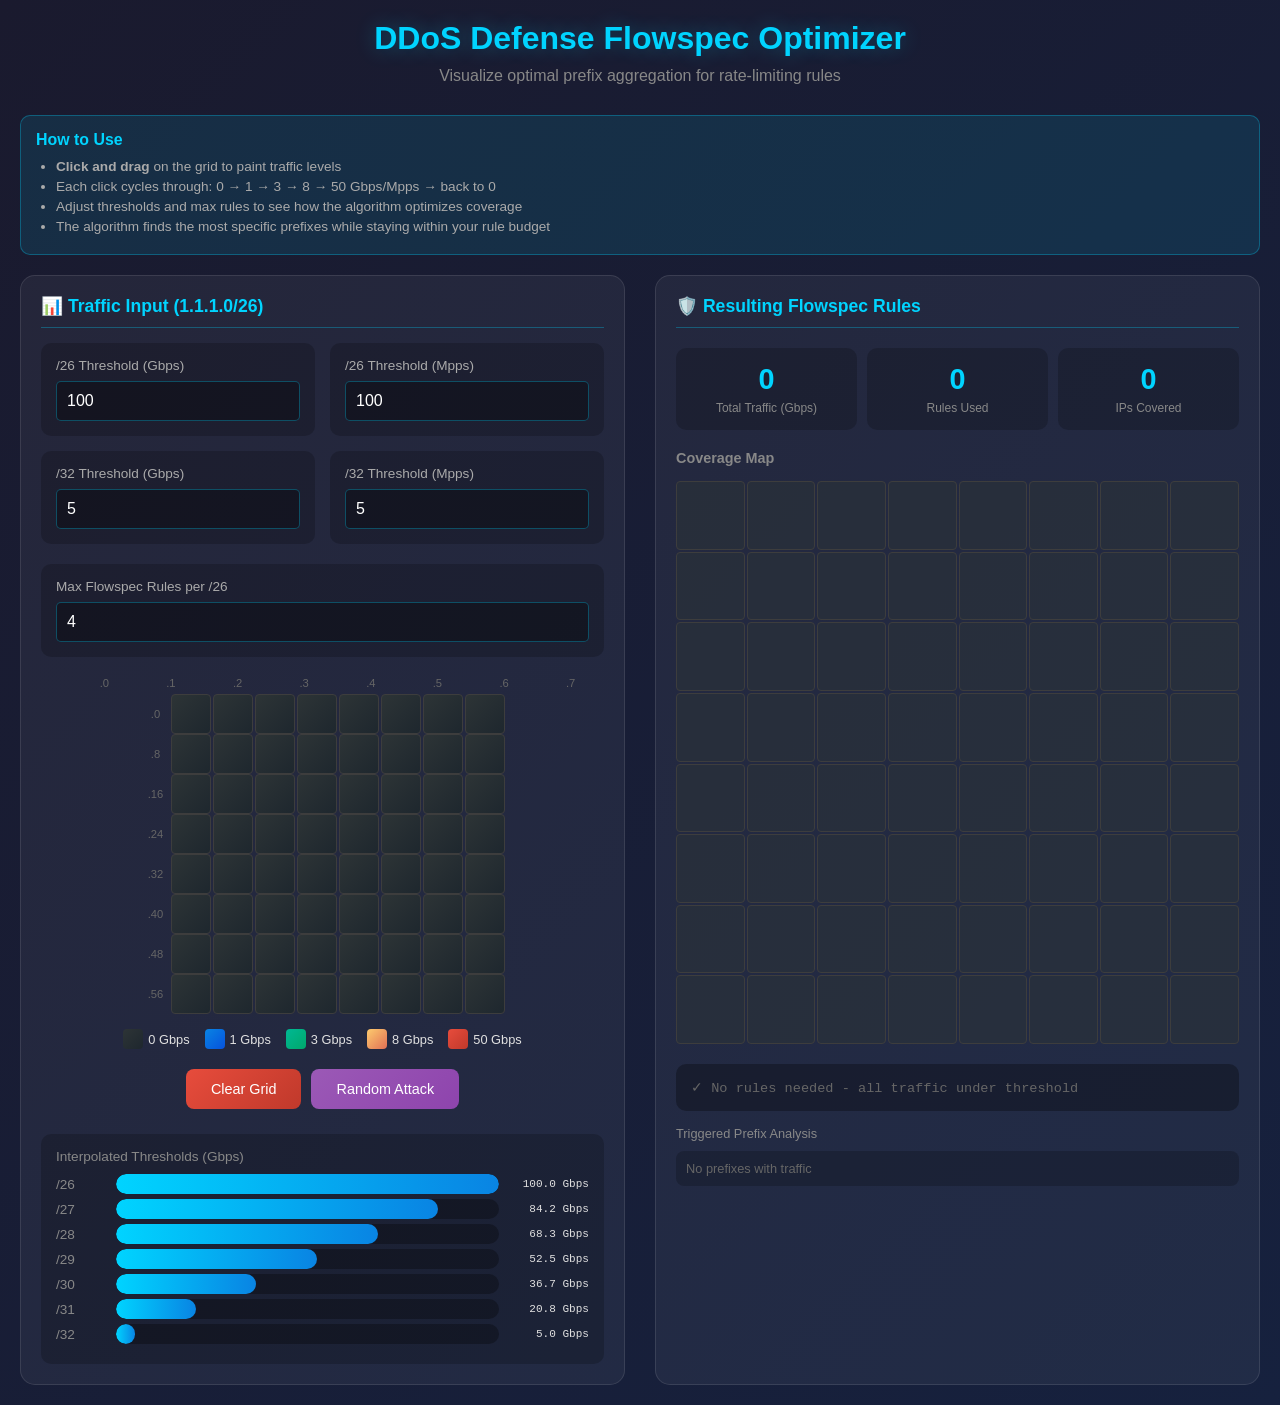
<file: ddos-defense-simulator.html>
<!DOCTYPE html>
<html lang="en">
<head>
    <meta charset="UTF-8">
    <meta name="viewport" content="width=device-width, initial-scale=1.0">
    <title>DDoS Defense - Flowspec Rule Optimizer</title>
    <style>
        * {
            box-sizing: border-box;
            margin: 0;
            padding: 0;
        }

        body {
            font-family: 'Segoe UI', Tahoma, Geneva, Verdana, sans-serif;
            background: linear-gradient(135deg, #1a1a2e 0%, #16213e 100%);
            min-height: 100vh;
            color: #e0e0e0;
            padding: 20px;
        }

        .container {
            max-width: 1400px;
            margin: 0 auto;
        }

        h1 {
            text-align: center;
            margin-bottom: 10px;
            color: #00d4ff;
            text-shadow: 0 0 20px rgba(0, 212, 255, 0.3);
        }

        .subtitle {
            text-align: center;
            color: #888;
            margin-bottom: 30px;
        }

        .main-layout {
            display: grid;
            grid-template-columns: 1fr 1fr;
            gap: 30px;
        }

        .panel {
            background: rgba(255, 255, 255, 0.05);
            border-radius: 15px;
            padding: 20px;
            border: 1px solid rgba(255, 255, 255, 0.1);
        }

        .panel h2 {
            color: #00d4ff;
            margin-bottom: 15px;
            font-size: 1.1em;
            border-bottom: 1px solid rgba(0, 212, 255, 0.3);
            padding-bottom: 10px;
        }

        /* Controls */
        .controls {
            display: grid;
            grid-template-columns: 1fr 1fr;
            gap: 15px;
            margin-bottom: 20px;
        }

        .control-group {
            background: rgba(0, 0, 0, 0.2);
            padding: 15px;
            border-radius: 10px;
        }

        .control-group label {
            display: block;
            margin-bottom: 8px;
            color: #aaa;
            font-size: 0.85em;
        }

        .control-group input {
            width: 100%;
            padding: 10px;
            border: 1px solid rgba(0, 212, 255, 0.3);
            border-radius: 5px;
            background: rgba(0, 0, 0, 0.3);
            color: #fff;
            font-size: 1em;
        }

        .control-group input:focus {
            outline: none;
            border-color: #00d4ff;
            box-shadow: 0 0 10px rgba(0, 212, 255, 0.2);
        }

        /* Traffic Grid */
        .grid-container {
            display: flex;
            flex-direction: column;
            align-items: center;
        }

        .grid-labels {
            display: flex;
            width: 100%;
            margin-bottom: 5px;
        }

        .grid-label-spacer {
            width: 30px;
        }

        .grid-col-labels {
            display: grid;
            grid-template-columns: repeat(8, 1fr);
            flex: 1;
            text-align: center;
            font-size: 0.7em;
            color: #666;
        }

        .grid-row {
            display: flex;
            width: 100%;
        }

        .grid-row-label {
            width: 30px;
            display: flex;
            align-items: center;
            justify-content: center;
            font-size: 0.7em;
            color: #666;
        }

        .traffic-grid {
            display: grid;
            grid-template-columns: repeat(8, 1fr);
            gap: 2px;
            flex: 1;
            user-select: none;
        }

        .grid-cell {
            aspect-ratio: 1;
            border-radius: 4px;
            cursor: pointer;
            transition: transform 0.1s, box-shadow 0.1s;
            position: relative;
            min-width: 40px;
            min-height: 40px;
        }

        .grid-cell:hover {
            transform: scale(1.05);
            z-index: 10;
        }

        .grid-cell.traffic-0 {
            background: linear-gradient(135deg, #2d3436 0%, #1e272e 100%);
            border: 1px solid #3d3d3d;
        }

        .grid-cell.traffic-1 {
            background: linear-gradient(135deg, #0984e3 0%, #0652DD 100%);
            border: 1px solid #0984e3;
            box-shadow: 0 0 10px rgba(9, 132, 227, 0.3);
        }

        .grid-cell.traffic-3 {
            background: linear-gradient(135deg, #00b894 0%, #00a86b 100%);
            border: 1px solid #00b894;
            box-shadow: 0 0 10px rgba(0, 184, 148, 0.3);
        }

        .grid-cell.traffic-8 {
            background: linear-gradient(135deg, #fdcb6e 0%, #e17055 100%);
            border: 1px solid #fdcb6e;
            box-shadow: 0 0 10px rgba(253, 203, 110, 0.3);
        }

        .grid-cell.traffic-50 {
            background: linear-gradient(135deg, #e74c3c 0%, #c0392b 100%);
            border: 1px solid #e74c3c;
            box-shadow: 0 0 15px rgba(231, 76, 60, 0.5);
            animation: pulse 1s infinite;
        }

        @keyframes pulse {
            0%, 100% { box-shadow: 0 0 15px rgba(231, 76, 60, 0.5); }
            50% { box-shadow: 0 0 25px rgba(231, 76, 60, 0.8); }
        }

        /* Legend */
        .legend {
            display: flex;
            justify-content: center;
            gap: 15px;
            margin-top: 15px;
            flex-wrap: wrap;
        }

        .legend-item {
            display: flex;
            align-items: center;
            gap: 5px;
            font-size: 0.8em;
        }

        .legend-color {
            width: 20px;
            height: 20px;
            border-radius: 4px;
        }

        .legend-color.l0 { background: linear-gradient(135deg, #2d3436 0%, #1e272e 100%); }
        .legend-color.l1 { background: linear-gradient(135deg, #0984e3 0%, #0652DD 100%); }
        .legend-color.l3 { background: linear-gradient(135deg, #00b894 0%, #00a86b 100%); }
        .legend-color.l8 { background: linear-gradient(135deg, #fdcb6e 0%, #e17055 100%); }
        .legend-color.l50 { background: linear-gradient(135deg, #e74c3c 0%, #c0392b 100%); }

        /* Results Grid */
        .results-grid {
            display: grid;
            grid-template-columns: repeat(8, 1fr);
            gap: 2px;
            margin-top: 15px;
        }

        .result-cell {
            aspect-ratio: 1;
            border-radius: 4px;
            min-width: 40px;
            min-height: 40px;
            display: flex;
            align-items: center;
            justify-content: center;
            font-size: 0.6em;
            font-weight: bold;
            position: relative;
        }

        .result-cell.not-covered {
            background: rgba(45, 52, 54, 0.5);
            border: 1px solid #3d3d3d;
        }

        .result-cell.covered {
            border: 2px solid;
        }

        /* Rule colors */
        .rule-color-0 { background: rgba(155, 89, 182, 0.4); border-color: #9b59b6 !important; }
        .rule-color-1 { background: rgba(52, 152, 219, 0.4); border-color: #3498db !important; }
        .rule-color-2 { background: rgba(46, 204, 113, 0.4); border-color: #2ecc71 !important; }
        .rule-color-3 { background: rgba(241, 196, 15, 0.4); border-color: #f1c40f !important; }
        .rule-color-4 { background: rgba(230, 126, 34, 0.4); border-color: #e67e22 !important; }
        .rule-color-5 { background: rgba(231, 76, 60, 0.4); border-color: #e74c3c !important; }
        .rule-color-6 { background: rgba(26, 188, 156, 0.4); border-color: #1abc9c !important; }
        .rule-color-7 { background: rgba(142, 68, 173, 0.4); border-color: #8e44ad !important; }

        /* Flowspec Output */
        .flowspec-output {
            background: rgba(0, 0, 0, 0.3);
            border-radius: 10px;
            padding: 15px;
            margin-top: 20px;
            font-family: 'Courier New', monospace;
            font-size: 0.85em;
        }

        .flowspec-rule {
            padding: 8px 12px;
            margin: 5px 0;
            border-radius: 5px;
            display: flex;
            justify-content: space-between;
            align-items: center;
        }

        .flowspec-rule .prefix {
            font-weight: bold;
        }

        .flowspec-rule .details {
            color: #888;
            font-size: 0.9em;
        }

        /* Stats */
        .stats {
            display: grid;
            grid-template-columns: repeat(3, 1fr);
            gap: 10px;
            margin-top: 20px;
        }

        .stat-box {
            background: rgba(0, 0, 0, 0.2);
            padding: 15px;
            border-radius: 10px;
            text-align: center;
        }

        .stat-value {
            font-size: 1.8em;
            font-weight: bold;
            color: #00d4ff;
        }

        .stat-label {
            font-size: 0.75em;
            color: #888;
            margin-top: 5px;
        }

        /* Threshold visualization */
        .threshold-viz {
            margin-top: 20px;
            padding: 15px;
            background: rgba(0, 0, 0, 0.2);
            border-radius: 10px;
        }

        .threshold-row {
            display: flex;
            align-items: center;
            margin: 5px 0;
            font-size: 0.85em;
        }

        .threshold-prefix {
            width: 50px;
            color: #888;
        }

        .threshold-bar-container {
            flex: 1;
            height: 20px;
            background: rgba(0, 0, 0, 0.3);
            border-radius: 10px;
            overflow: hidden;
            margin: 0 10px;
        }

        .threshold-bar {
            height: 100%;
            border-radius: 10px;
            transition: width 0.3s;
        }

        .threshold-value {
            width: 80px;
            text-align: right;
            font-family: monospace;
        }

        /* Clear button */
        .btn {
            padding: 12px 25px;
            border: none;
            border-radius: 8px;
            cursor: pointer;
            font-size: 0.9em;
            transition: all 0.2s;
            margin: 5px;
        }

        .btn-clear {
            background: linear-gradient(135deg, #e74c3c 0%, #c0392b 100%);
            color: white;
        }

        .btn-clear:hover {
            transform: translateY(-2px);
            box-shadow: 0 5px 20px rgba(231, 76, 60, 0.4);
        }

        .btn-random {
            background: linear-gradient(135deg, #9b59b6 0%, #8e44ad 100%);
            color: white;
        }

        .btn-random:hover {
            transform: translateY(-2px);
            box-shadow: 0 5px 20px rgba(155, 89, 182, 0.4);
        }

        .button-row {
            display: flex;
            justify-content: center;
            margin-top: 15px;
        }

        /* Instructions */
        .instructions {
            background: rgba(0, 212, 255, 0.1);
            border: 1px solid rgba(0, 212, 255, 0.3);
            border-radius: 10px;
            padding: 15px;
            margin-bottom: 20px;
            font-size: 0.85em;
        }

        .instructions h3 {
            color: #00d4ff;
            margin-bottom: 10px;
        }

        .instructions ul {
            margin-left: 20px;
        }

        .instructions li {
            margin: 5px 0;
            color: #aaa;
        }

        /* Warning */
        .warning {
            background: rgba(231, 76, 60, 0.2);
            border: 1px solid rgba(231, 76, 60, 0.5);
            border-radius: 10px;
            padding: 15px;
            margin-top: 15px;
            font-size: 0.85em;
            color: #e74c3c;
        }

        /* Prefix breakdown */
        .prefix-breakdown {
            margin-top: 15px;
            font-size: 0.8em;
        }

        .prefix-breakdown-title {
            color: #888;
            margin-bottom: 10px;
        }

        .triggered-prefixes {
            max-height: 150px;
            overflow-y: auto;
            background: rgba(0, 0, 0, 0.2);
            border-radius: 8px;
            padding: 10px;
        }

        .triggered-prefix {
            padding: 4px 8px;
            margin: 2px 0;
            border-radius: 4px;
            display: flex;
            justify-content: space-between;
        }

        .triggered-prefix.over {
            background: rgba(231, 76, 60, 0.2);
            color: #e74c3c;
        }

        .triggered-prefix.under {
            background: rgba(46, 204, 113, 0.1);
            color: #666;
        }
    </style>
</head>
<body>
    <div class="container">
        <h1>DDoS Defense Flowspec Optimizer</h1>
        <p class="subtitle">Visualize optimal prefix aggregation for rate-limiting rules</p>

        <div class="instructions">
            <h3>How to Use</h3>
            <ul>
                <li><strong>Click and drag</strong> on the grid to paint traffic levels</li>
                <li>Each click cycles through: 0 → 1 → 3 → 8 → 50 Gbps/Mpps → back to 0</li>
                <li>Adjust thresholds and max rules to see how the algorithm optimizes coverage</li>
                <li>The algorithm finds the most specific prefixes while staying within your rule budget</li>
            </ul>
        </div>

        <div class="main-layout">
            <div class="panel">
                <h2>📊 Traffic Input (1.1.1.0/26)</h2>

                <div class="controls">
                    <div class="control-group">
                        <label>/26 Threshold (Gbps)</label>
                        <input type="number" id="threshold26gbps" value="100" min="1" step="1">
                    </div>
                    <div class="control-group">
                        <label>/26 Threshold (Mpps)</label>
                        <input type="number" id="threshold26mpps" value="100" min="1" step="1">
                    </div>
                    <div class="control-group">
                        <label>/32 Threshold (Gbps)</label>
                        <input type="number" id="threshold32gbps" value="5" min="1" step="1">
                    </div>
                    <div class="control-group">
                        <label>/32 Threshold (Mpps)</label>
                        <input type="number" id="threshold32mpps" value="5" min="1" step="1">
                    </div>
                </div>

                <div class="control-group" style="margin-bottom: 20px;">
                    <label>Max Flowspec Rules per /26</label>
                    <input type="number" id="maxRules" value="4" min="1" max="64" step="1">
                </div>

                <div class="grid-container">
                    <div class="grid-labels">
                        <div class="grid-label-spacer"></div>
                        <div class="grid-col-labels">
                            <span>.0</span><span>.1</span><span>.2</span><span>.3</span>
                            <span>.4</span><span>.5</span><span>.6</span><span>.7</span>
                        </div>
                    </div>
                    <div id="gridWrapper"></div>
                </div>

                <div class="legend">
                    <div class="legend-item"><div class="legend-color l0"></div><span>0 Gbps</span></div>
                    <div class="legend-item"><div class="legend-color l1"></div><span>1 Gbps</span></div>
                    <div class="legend-item"><div class="legend-color l3"></div><span>3 Gbps</span></div>
                    <div class="legend-item"><div class="legend-color l8"></div><span>8 Gbps</span></div>
                    <div class="legend-item"><div class="legend-color l50"></div><span>50 Gbps</span></div>
                </div>

                <div class="button-row">
                    <button class="btn btn-clear" onclick="clearGrid()">Clear Grid</button>
                    <button class="btn btn-random" onclick="randomAttack()">Random Attack</button>
                </div>

                <div class="threshold-viz">
                    <div style="color: #888; margin-bottom: 10px; font-size: 0.85em;">Interpolated Thresholds (Gbps)</div>
                    <div id="thresholdBars"></div>
                </div>
            </div>

            <div class="panel">
                <h2>🛡️ Resulting Flowspec Rules</h2>

                <div class="stats">
                    <div class="stat-box">
                        <div class="stat-value" id="totalTraffic">0</div>
                        <div class="stat-label">Total Traffic (Gbps)</div>
                    </div>
                    <div class="stat-box">
                        <div class="stat-value" id="rulesUsed">0</div>
                        <div class="stat-label">Rules Used</div>
                    </div>
                    <div class="stat-box">
                        <div class="stat-value" id="ipsCovered">0</div>
                        <div class="stat-label">IPs Covered</div>
                    </div>
                </div>

                <div id="warningBox" class="warning" style="display: none;"></div>

                <h3 style="margin-top: 20px; margin-bottom: 10px; font-size: 0.9em; color: #888;">Coverage Map</h3>
                <div class="results-grid" id="resultsGrid"></div>

                <div class="flowspec-output" id="flowspecOutput">
                    <div style="color: #888; margin-bottom: 10px;">No rules needed - all traffic under threshold</div>
                </div>

                <div class="prefix-breakdown">
                    <div class="prefix-breakdown-title">Triggered Prefix Analysis</div>
                    <div class="triggered-prefixes" id="triggeredPrefixes">
                        <div style="color: #666;">No prefixes over threshold</div>
                    </div>
                </div>
            </div>
        </div>
    </div>

    <script>
        // Traffic levels: 0, 1, 3, 8, 50
        const TRAFFIC_LEVELS = [0, 1, 3, 8, 50];
        const GRID_SIZE = 8;
        const TOTAL_IPS = GRID_SIZE * GRID_SIZE; // 64 IPs = /26

        // State
        let trafficData = new Array(TOTAL_IPS).fill(0);
        let isMouseDown = false;
        let lastPaintedIndex = -1;

        // Initialize
        document.addEventListener('DOMContentLoaded', () => {
            createGrid();
            createResultsGrid();
            updateThresholdBars();
            calculate();

            // Event listeners for inputs
            document.querySelectorAll('input').forEach(input => {
                input.addEventListener('change', calculate);
                input.addEventListener('input', calculate);
            });
        });

        function createGrid() {
            const wrapper = document.getElementById('gridWrapper');
            wrapper.innerHTML = '';

            for (let row = 0; row < GRID_SIZE; row++) {
                const rowDiv = document.createElement('div');
                rowDiv.className = 'grid-row';

                const labelDiv = document.createElement('div');
                labelDiv.className = 'grid-row-label';
                labelDiv.textContent = `.${row * GRID_SIZE}`;
                rowDiv.appendChild(labelDiv);

                const gridDiv = document.createElement('div');
                gridDiv.className = 'traffic-grid';

                for (let col = 0; col < GRID_SIZE; col++) {
                    const index = row * GRID_SIZE + col;
                    const cell = document.createElement('div');
                    cell.className = 'grid-cell traffic-0';
                    cell.dataset.index = index;
                    cell.title = `1.1.1.${index}`;

                    cell.addEventListener('mousedown', (e) => {
                        e.preventDefault();
                        isMouseDown = true;
                        paintCell(index);
                    });

                    cell.addEventListener('mouseenter', () => {
                        if (isMouseDown && lastPaintedIndex !== index) {
                            paintCell(index);
                        }
                    });

                    gridDiv.appendChild(cell);
                }

                rowDiv.appendChild(gridDiv);
                wrapper.appendChild(rowDiv);
            }

            document.addEventListener('mouseup', () => {
                isMouseDown = false;
                lastPaintedIndex = -1;
            });
        }

        function paintCell(index) {
            lastPaintedIndex = index;
            const currentLevel = trafficData[index];
            const currentIdx = TRAFFIC_LEVELS.indexOf(currentLevel);
            const nextIdx = (currentIdx + 1) % TRAFFIC_LEVELS.length;
            trafficData[index] = TRAFFIC_LEVELS[nextIdx];

            updateCellDisplay(index);
            calculate();
        }

        function updateCellDisplay(index) {
            const cell = document.querySelector(`.grid-cell[data-index="${index}"]`);
            cell.className = `grid-cell traffic-${trafficData[index]}`;
        }

        function createResultsGrid() {
            const grid = document.getElementById('resultsGrid');
            grid.innerHTML = '';

            for (let i = 0; i < TOTAL_IPS; i++) {
                const cell = document.createElement('div');
                cell.className = 'result-cell not-covered';
                cell.dataset.index = i;
                cell.title = `1.1.1.${i}`;
                grid.appendChild(cell);
            }
        }

        function getThresholds() {
            const t26gbps = parseFloat(document.getElementById('threshold26gbps').value) || 100;
            const t26mpps = parseFloat(document.getElementById('threshold26mpps').value) || 100;
            const t32gbps = parseFloat(document.getElementById('threshold32gbps').value) || 5;
            const t32mpps = parseFloat(document.getElementById('threshold32mpps').value) || 5;

            // Linear interpolation for prefix sizes /26 to /32
            // /26 = 64 IPs, /27 = 32, /28 = 16, /29 = 8, /30 = 4, /31 = 2, /32 = 1
            const thresholds = {};
            const prefixSizes = [26, 27, 28, 29, 30, 31, 32];

            for (const prefix of prefixSizes) {
                // Linear interpolation: t = t26 + (t32 - t26) * (prefix - 26) / 6
                const ratio = (prefix - 26) / 6;
                thresholds[prefix] = {
                    gbps: t26gbps + (t32gbps - t26gbps) * ratio,
                    mpps: t26mpps + (t32mpps - t26mpps) * ratio
                };
            }

            return thresholds;
        }

        function updateThresholdBars() {
            const thresholds = getThresholds();
            const container = document.getElementById('thresholdBars');
            container.innerHTML = '';

            const maxThreshold = thresholds[26].gbps;

            for (let prefix = 26; prefix <= 32; prefix++) {
                const t = thresholds[prefix];
                const percentage = (t.gbps / maxThreshold) * 100;

                const row = document.createElement('div');
                row.className = 'threshold-row';
                row.innerHTML = `
                    <span class="threshold-prefix">/${prefix}</span>
                    <div class="threshold-bar-container">
                        <div class="threshold-bar" style="width: ${percentage}%; background: linear-gradient(90deg, #00d4ff, #0984e3);"></div>
                    </div>
                    <span class="threshold-value">${t.gbps.toFixed(1)} Gbps</span>
                `;
                container.appendChild(row);
            }
        }

        function getAllPrefixes() {
            // Generate all possible prefixes from /26 to /32
            const prefixes = [];

            // /32 - individual IPs (64 prefixes)
            for (let i = 0; i < 64; i++) {
                prefixes.push({ prefix: 32, start: i, end: i, size: 1 });
            }

            // /31 - pairs (32 prefixes)
            for (let i = 0; i < 64; i += 2) {
                prefixes.push({ prefix: 31, start: i, end: i + 1, size: 2 });
            }

            // /30 - groups of 4 (16 prefixes)
            for (let i = 0; i < 64; i += 4) {
                prefixes.push({ prefix: 30, start: i, end: i + 3, size: 4 });
            }

            // /29 - groups of 8 (8 prefixes)
            for (let i = 0; i < 64; i += 8) {
                prefixes.push({ prefix: 29, start: i, end: i + 7, size: 8 });
            }

            // /28 - groups of 16 (4 prefixes)
            for (let i = 0; i < 64; i += 16) {
                prefixes.push({ prefix: 28, start: i, end: i + 15, size: 16 });
            }

            // /27 - groups of 32 (2 prefixes)
            for (let i = 0; i < 64; i += 32) {
                prefixes.push({ prefix: 27, start: i, end: i + 31, size: 32 });
            }

            // /26 - whole block (1 prefix)
            prefixes.push({ prefix: 26, start: 0, end: 63, size: 64 });

            return prefixes;
        }

        function getPrefixTraffic(prefix) {
            let total = 0;
            for (let i = prefix.start; i <= prefix.end; i++) {
                total += trafficData[i];
            }
            return total;
        }

        function isOverThreshold(prefix, thresholds) {
            const traffic = getPrefixTraffic(prefix);
            const t = thresholds[prefix.prefix];
            // Traffic value equals both Gbps and Mpps in our simulation
            return traffic > t.gbps || traffic > t.mpps;
        }

        function getTriggeredPrefixes(thresholds) {
            const allPrefixes = getAllPrefixes();
            const triggered = [];

            for (const prefix of allPrefixes) {
                const traffic = getPrefixTraffic(prefix);
                const t = thresholds[prefix.prefix];
                if (traffic > t.gbps || traffic > t.mpps) {
                    triggered.push({
                        ...prefix,
                        traffic,
                        threshold: t.gbps
                    });
                }
            }

            return triggered;
        }

        function getIPsNeedingProtection(thresholds) {
            const triggered = getTriggeredPrefixes(thresholds);
            const ipsNeeding = new Set();

            for (const prefix of triggered) {
                for (let i = prefix.start; i <= prefix.end; i++) {
                    ipsNeeding.add(i);
                }
            }

            return ipsNeeding;
        }

        function findOptimalCoverage(ipsToProtect, maxRules, thresholds) {
            if (ipsToProtect.size === 0) {
                return [];
            }

            const ipsArray = Array.from(ipsToProtect).sort((a, b) => a - b);

            // Try to find the most specific covering set within the rule limit
            // Use a greedy approach: start with /32s and merge as needed

            // First, get all possible covering prefixes for each IP
            function getPrefixesForIP(ip) {
                const prefixes = [];
                prefixes.push({ prefix: 32, start: ip, end: ip, size: 1 });
                prefixes.push({ prefix: 31, start: Math.floor(ip / 2) * 2, end: Math.floor(ip / 2) * 2 + 1, size: 2 });
                prefixes.push({ prefix: 30, start: Math.floor(ip / 4) * 4, end: Math.floor(ip / 4) * 4 + 3, size: 4 });
                prefixes.push({ prefix: 29, start: Math.floor(ip / 8) * 8, end: Math.floor(ip / 8) * 8 + 7, size: 8 });
                prefixes.push({ prefix: 28, start: Math.floor(ip / 16) * 16, end: Math.floor(ip / 16) * 16 + 15, size: 16 });
                prefixes.push({ prefix: 27, start: Math.floor(ip / 32) * 32, end: Math.floor(ip / 32) * 32 + 31, size: 32 });
                prefixes.push({ prefix: 26, start: 0, end: 63, size: 64 });
                return prefixes;
            }

            // Greedy algorithm: try to cover all IPs with minimal, most-specific rules
            function solve(maxRulesAllowed) {
                let uncovered = new Set(ipsArray);
                const rules = [];

                while (uncovered.size > 0 && rules.length < maxRulesAllowed) {
                    // Find the best prefix to add
                    // "Best" = covers the most uncovered IPs with the smallest prefix
                    let bestPrefix = null;
                    let bestScore = -Infinity;

                    const allPrefixes = getAllPrefixes();

                    for (const prefix of allPrefixes) {
                        // Count how many uncovered IPs this prefix would cover
                        let coveredCount = 0;
                        for (let i = prefix.start; i <= prefix.end; i++) {
                            if (uncovered.has(i)) {
                                coveredCount++;
                            }
                        }

                        if (coveredCount === 0) continue;

                        // Check if this overlaps with existing rules
                        let overlaps = false;
                        for (const existing of rules) {
                            if (!(prefix.end < existing.start || prefix.start > existing.end)) {
                                overlaps = true;
                                break;
                            }
                        }
                        if (overlaps) continue;

                        // Score: prioritize covering more IPs, but penalize larger prefixes
                        // We want: high coverage ratio (covered/size) and high absolute coverage
                        const coverageRatio = coveredCount / prefix.size;
                        const score = coveredCount * 100 + coverageRatio * 50 + (32 - prefix.prefix) * 10;

                        if (score > bestScore) {
                            bestScore = score;
                            bestPrefix = prefix;
                        }
                    }

                    if (!bestPrefix) break;

                    rules.push(bestPrefix);

                    // Remove covered IPs
                    for (let i = bestPrefix.start; i <= bestPrefix.end; i++) {
                        uncovered.delete(i);
                    }
                }

                return { rules, uncovered };
            }

            // Try with given max rules
            let result = solve(maxRules);

            // If we couldn't cover everything, we need to use broader prefixes
            if (result.uncovered.size > 0) {
                // Fall back to using the /26 if we can't fit
                return [{ prefix: 26, start: 0, end: 63, size: 64 }];
            }

            // Optimize: try to merge adjacent same-level prefixes if it saves rules
            result.rules = optimizeRules(result.rules);

            return result.rules;
        }

        function optimizeRules(rules) {
            // Check if any two rules can be combined into a parent
            let optimized = [...rules];
            let changed = true;

            while (changed) {
                changed = false;
                for (let i = 0; i < optimized.length; i++) {
                    for (let j = i + 1; j < optimized.length; j++) {
                        const r1 = optimized[i];
                        const r2 = optimized[j];

                        // Check if they're siblings (same prefix size, adjacent, and combinable)
                        if (r1.prefix === r2.prefix && r1.prefix > 26) {
                            const parentSize = r1.size * 2;
                            const parentStart = Math.floor(r1.start / parentSize) * parentSize;

                            if (r1.start === parentStart && r2.start === parentStart + r1.size) {
                                // They can be combined
                                optimized.splice(j, 1);
                                optimized.splice(i, 1);
                                optimized.push({
                                    prefix: r1.prefix - 1,
                                    start: parentStart,
                                    end: parentStart + parentSize - 1,
                                    size: parentSize
                                });
                                changed = true;
                                break;
                            } else if (r2.start === parentStart && r1.start === parentStart + r1.size) {
                                // They can be combined (reversed order)
                                optimized.splice(j, 1);
                                optimized.splice(i, 1);
                                optimized.push({
                                    prefix: r1.prefix - 1,
                                    start: parentStart,
                                    end: parentStart + parentSize - 1,
                                    size: parentSize
                                });
                                changed = true;
                                break;
                            }
                        }
                    }
                    if (changed) break;
                }
            }

            return optimized.sort((a, b) => a.start - b.start);
        }

        function calculate() {
            const thresholds = getThresholds();
            const maxRules = parseInt(document.getElementById('maxRules').value) || 4;

            updateThresholdBars();

            // Get IPs needing protection
            const ipsNeedingProtection = getIPsNeedingProtection(thresholds);

            // Find optimal coverage
            const rules = findOptimalCoverage(ipsNeedingProtection, maxRules, thresholds);

            // Update stats
            const totalTraffic = trafficData.reduce((a, b) => a + b, 0);
            document.getElementById('totalTraffic').textContent = totalTraffic;
            document.getElementById('rulesUsed').textContent = rules.length;

            let coveredIPs = new Set();
            for (const rule of rules) {
                for (let i = rule.start; i <= rule.end; i++) {
                    coveredIPs.add(i);
                }
            }
            document.getElementById('ipsCovered').textContent = coveredIPs.size;

            // Update results grid
            updateResultsGrid(rules, ipsNeedingProtection);

            // Update flowspec output
            updateFlowspecOutput(rules);

            // Update triggered prefixes
            updateTriggeredPrefixes(thresholds);

            // Update warning
            const warningBox = document.getElementById('warningBox');
            if (rules.length > 0 && rules.some(r => r.prefix === 26) && ipsNeedingProtection.size < 64) {
                warningBox.style.display = 'block';
                warningBox.innerHTML = `⚠️ <strong>Collateral damage:</strong> Using /26 covers all 64 IPs but only ${ipsNeedingProtection.size} need protection. Consider increasing max rules for more specificity.`;
            } else if (rules.length >= maxRules && ipsNeedingProtection.size > 0) {
                warningBox.style.display = 'block';
                warningBox.innerHTML = `⚠️ <strong>Rule limit reached:</strong> Using ${rules.length}/${maxRules} rules. More specific coverage may be possible with higher rule limit.`;
            } else {
                warningBox.style.display = 'none';
            }
        }

        function updateResultsGrid(rules, ipsNeedingProtection) {
            const cells = document.querySelectorAll('.result-cell');

            // Create a map of IP to rule index
            const ipToRule = {};
            rules.forEach((rule, idx) => {
                for (let i = rule.start; i <= rule.end; i++) {
                    ipToRule[i] = idx;
                }
            });

            cells.forEach((cell, i) => {
                cell.className = 'result-cell';

                if (ipToRule[i] !== undefined) {
                    cell.classList.add('covered', `rule-color-${ipToRule[i] % 8}`);
                    cell.textContent = `/${rules[ipToRule[i]].prefix}`;
                } else {
                    cell.classList.add('not-covered');
                    cell.textContent = '';
                }

                // Add indicator if this IP needed protection
                if (ipsNeedingProtection.has(i)) {
                    cell.style.fontWeight = 'bold';
                } else {
                    cell.style.fontWeight = 'normal';
                }
            });
        }

        function updateFlowspecOutput(rules) {
            const container = document.getElementById('flowspecOutput');

            if (rules.length === 0) {
                container.innerHTML = '<div style="color: #666;">✓ No rules needed - all traffic under threshold</div>';
                return;
            }

            const ruleColors = ['#9b59b6', '#3498db', '#2ecc71', '#f1c40f', '#e67e22', '#e74c3c', '#1abc9c', '#8e44ad'];

            let html = rules.map((rule, idx) => {
                const color = ruleColors[idx % ruleColors.length];
                const baseIP = `1.1.1.${rule.start}`;
                const traffic = getPrefixTraffic(rule);

                return `
                    <div class="flowspec-rule" style="background: ${color}33; border-left: 4px solid ${color};">
                        <span class="prefix">${baseIP}/${rule.prefix}</span>
                        <span class="details">${rule.size} IPs • ${traffic} Gbps aggregate</span>
                    </div>
                `;
            }).join('');

            html += `
                <div style="margin-top: 15px; padding-top: 15px; border-top: 1px solid #333; color: #888; font-size: 0.85em;">
                    <strong>Example Flowspec Commands:</strong>
                    <pre style="margin-top: 10px; color: #00d4ff;">${rules.map(rule =>
                        `flow route dst 1.1.1.${rule.start}/${rule.prefix} rate-limit 1000000`
                    ).join('\n')}</pre>
                </div>
            `;

            container.innerHTML = html;
        }

        function updateTriggeredPrefixes(thresholds) {
            const container = document.getElementById('triggeredPrefixes');
            const allPrefixes = getAllPrefixes();

            // Show prefixes that are over or close to threshold
            const prefixInfo = allPrefixes.map(prefix => {
                const traffic = getPrefixTraffic(prefix);
                const threshold = thresholds[prefix.prefix].gbps;
                const ratio = traffic / threshold;
                return { ...prefix, traffic, threshold, ratio };
            }).filter(p => p.traffic > 0)
              .sort((a, b) => b.ratio - a.ratio)
              .slice(0, 20);

            if (prefixInfo.length === 0) {
                container.innerHTML = '<div style="color: #666;">No prefixes with traffic</div>';
                return;
            }

            container.innerHTML = prefixInfo.map(p => {
                const isOver = p.ratio > 1;
                const percentage = (p.ratio * 100).toFixed(0);
                return `
                    <div class="triggered-prefix ${isOver ? 'over' : 'under'}">
                        <span>1.1.1.${p.start}/${p.prefix}</span>
                        <span>${p.traffic}/${p.threshold.toFixed(1)} Gbps (${percentage}%)</span>
                    </div>
                `;
            }).join('');
        }

        function clearGrid() {
            trafficData = new Array(TOTAL_IPS).fill(0);
            for (let i = 0; i < TOTAL_IPS; i++) {
                updateCellDisplay(i);
            }
            calculate();
        }

        function randomAttack() {
            clearGrid();

            // Generate a random attack pattern
            const attackType = Math.floor(Math.random() * 4);

            switch (attackType) {
                case 0: // Scattered attack
                    const numTargets = Math.floor(Math.random() * 10) + 3;
                    for (let i = 0; i < numTargets; i++) {
                        const ip = Math.floor(Math.random() * 64);
                        const level = TRAFFIC_LEVELS[Math.floor(Math.random() * 4) + 1];
                        trafficData[ip] = level;
                    }
                    break;

                case 1: // Contiguous block attack
                    const start = Math.floor(Math.random() * 48);
                    const length = Math.floor(Math.random() * 12) + 4;
                    for (let i = start; i < Math.min(start + length, 64); i++) {
                        trafficData[i] = TRAFFIC_LEVELS[Math.floor(Math.random() * 3) + 2];
                    }
                    break;

                case 2: // Two separate attacks
                    const start1 = Math.floor(Math.random() * 16);
                    const start2 = Math.floor(Math.random() * 16) + 48;
                    for (let i = 0; i < 4; i++) {
                        trafficData[start1 + i] = 50;
                        trafficData[start2 + i] = 50;
                    }
                    break;

                case 3: // Distributed low-level attack
                    for (let i = 0; i < 64; i++) {
                        if (Math.random() > 0.6) {
                            trafficData[i] = TRAFFIC_LEVELS[Math.floor(Math.random() * 2) + 1];
                        }
                    }
                    break;
            }

            for (let i = 0; i < TOTAL_IPS; i++) {
                updateCellDisplay(i);
            }
            calculate();
        }
    </script>
</body>
</html>
</file>
